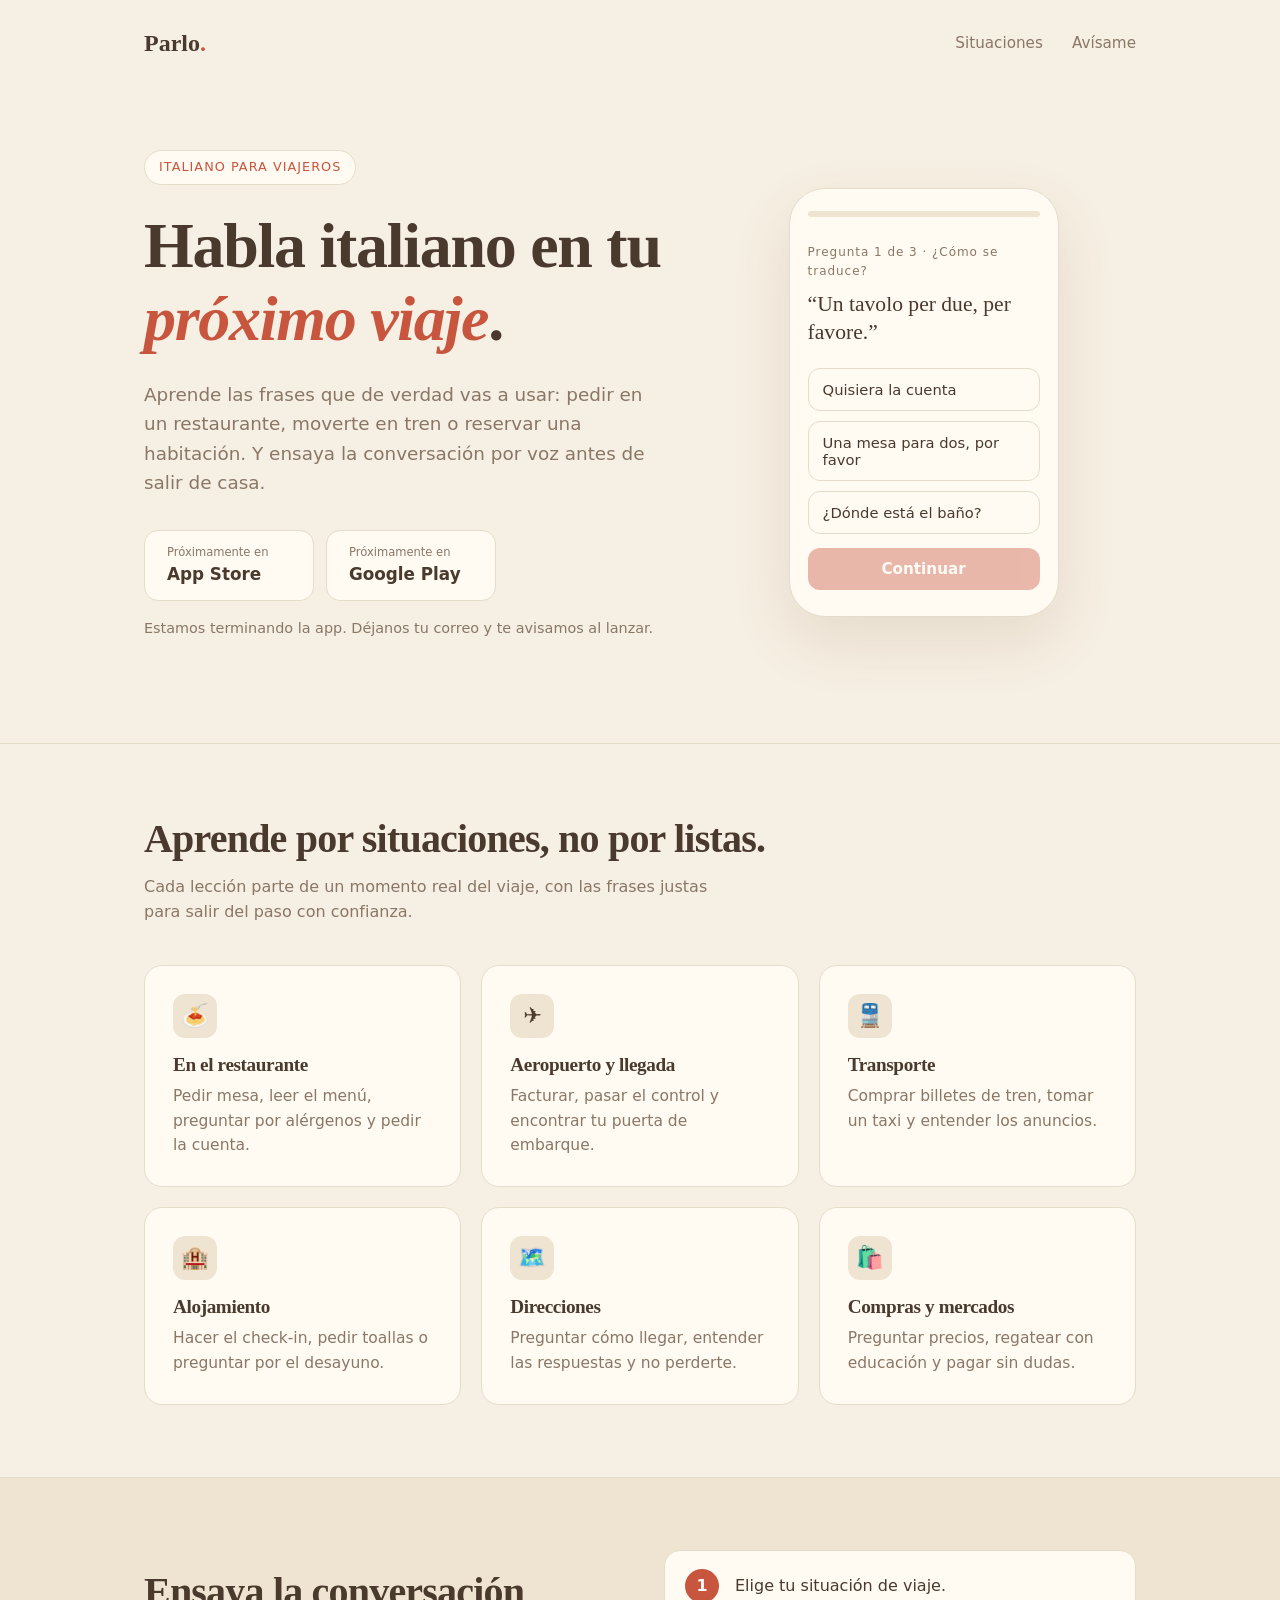
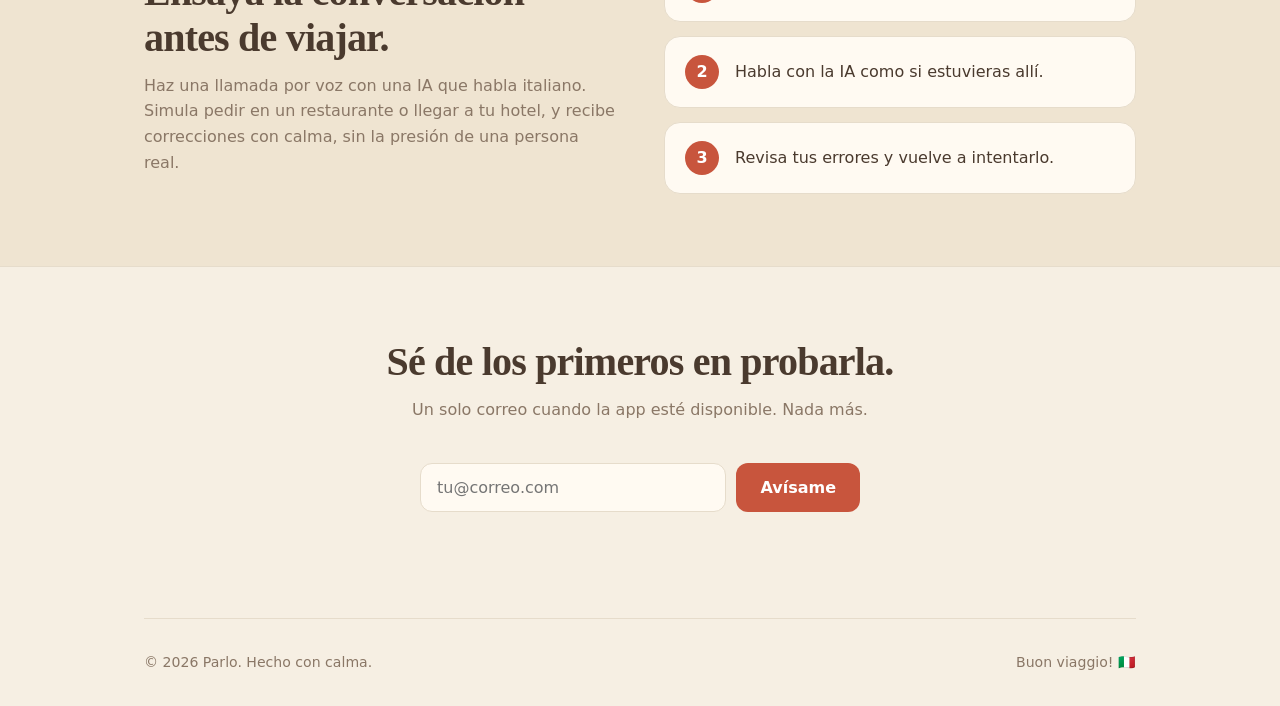
<file: index.html>
<!DOCTYPE html>
<html lang="es">
<head>
<meta charset="UTF-8">
<meta name="viewport" content="width=device-width, initial-scale=1">
<title>Parlo – Italiano para tu próximo viaje</title>
<link rel="stylesheet" href="style.css">
 <link rel="icon" href="MEDIA/Logo (png)" type="image/x-icon">
</head>
<body>

<div class="wrap">
  <nav>
    <a class="logo" href="#">Parlo<span>.</span></a>
    <div>
      <a class="link" href="#situaciones">Situaciones</a>
      <a class="link" href="#avisame">Avísame</a>
    </div>
  </nav>

  <header class="hero">
    <div>
      <span class="tag">Italiano para viajeros</span>
      <h1>Habla italiano en tu <em>próximo viaje</em>.</h1>
      <p class="lead">Aprende las frases que de verdad vas a usar: pedir en un restaurante, moverte en tren o reservar una habitación. Y ensaya la conversación por voz antes de salir de casa.</p>
      <div class="stores">
        <a class="store"><small>Próximamente en</small><strong>App Store</strong></a>
        <a class="store"><small>Próximamente en</small><strong>Google Play</strong></a>
      </div>
      <p class="soon">Estamos terminando la app. Déjanos tu correo y te avisamos al lanzar.</p>
    </div>

    <!-- Test interactivo -->
    <div class="phone" id="quiz">
      <div class="bar"><i id="progress"></i></div>
      <div id="quizBody"></div>
    </div>
  </header>
</div>

<section id="situaciones">
  <div class="wrap">
    <h2>Aprende por situaciones, no por listas.</h2>
    <p class="sub">Cada lección parte de un momento real del viaje, con las frases justas para salir del paso con confianza.</p>
    <div class="grid">
      <div class="card"><div class="ico">🍝</div><h3>En el restaurante</h3><p>Pedir mesa, leer el menú, preguntar por alérgenos y pedir la cuenta.</p></div>
      <div class="card"><div class="ico">✈️</div><h3>Aeropuerto y llegada</h3><p>Facturar, pasar el control y encontrar tu puerta de embarque.</p></div>
      <div class="card"><div class="ico">🚆</div><h3>Transporte</h3><p>Comprar billetes de tren, tomar un taxi y entender los anuncios.</p></div>
      <div class="card"><div class="ico">🏨</div><h3>Alojamiento</h3><p>Hacer el check-in, pedir toallas o preguntar por el desayuno.</p></div>
      <div class="card"><div class="ico">🗺️</div><h3>Direcciones</h3><p>Preguntar cómo llegar, entender las respuestas y no perderte.</p></div>
      <div class="card"><div class="ico">🛍️</div><h3>Compras y mercados</h3><p>Preguntar precios, regatear con educación y pagar sin dudas.</p></div>
    </div>
  </div>
</section>

<section id="ia">
  <div class="wrap two">
    <div>
      <h2>Ensaya la conversación antes de viajar.</h2>
      <p class="sub">Haz una llamada por voz con una IA que habla italiano. Simula pedir en un restaurante o llegar a tu hotel, y recibe correcciones con calma, sin la presión de una persona real.</p>
    </div>
    <div class="steps">
      <div class="step"><b>1</b><span>Elige tu situación de viaje.</span></div>
      <div class="step"><b>2</b><span>Habla con la IA como si estuvieras allí.</span></div>
      <div class="step"><b>3</b><span>Revisa tus errores y vuelve a intentarlo.</span></div>
    </div>
  </div>
</section>

<section id="avisame" class="cta">
  <div class="wrap">
    <h2>Sé de los primeros en probarla.</h2>
    <p class="sub">Un solo correo cuando la app esté disponible. Nada más.</p>
    <div class="mail">
      <input id="email" type="email" placeholder="tu@correo.com" aria-label="Correo electrónico">
      <button id="send" type="button">Avísame</button>
    </div>
    <div id="msg"></div>
  </div>
</section>

<div class="wrap">
  <footer>
    <span>© 2026 Parlo. Hecho con calma.</span>
    <span>Buon viaggio! 🇮🇹</span>
  </footer>
</div>

<script>
/* ---------- Formulario de correo ---------- */
document.getElementById('send').addEventListener('click', function () {
  var v = document.getElementById('email').value.trim();
  var m = document.getElementById('msg');
  if (!/^[^@\s]+@[^@\s]+\.[^@\s]+$/.test(v)) {
    m.textContent = 'Introduce un correo válido.';
    return;
  }
  m.textContent = '¡Gracias! Te avisaremos pronto.';
});

/* ---------- Test de italiano ---------- */
// Frase en italiano, opciones y posición de la correcta (0, 1 o 2)
var preguntas = [
  {
    frase: "Un tavolo per due, per favore.",
    opciones: ["Quisiera la cuenta", "Una mesa para dos, por favor", "¿Dónde está el baño?"],
    correcta: 1
  },
  {
    frase: "Dov’è la stazione?",
    opciones: ["¿Dónde está la estación?", "¿Cuánto cuesta el billete?", "¿A qué hora sale el tren?"],
    correcta: 0
  },
  {
    frase: "Il conto, per favore.",
    opciones: ["Quiero un café", "La cuenta, por favor", "Tengo una reserva"],
    correcta: 1
  }
];

var actual = 0;        // pregunta en la que vamos
var aciertos = 0;      // respuestas correctas
var respondida = false;

var cuerpo = document.getElementById('quizBody');
var progreso = document.getElementById('progress');

function mostrarPregunta() {
  var p = preguntas[actual];
  respondida = false;
  progreso.style.width = (actual / preguntas.length * 100) + '%';

  var html = '<div class="q">Pregunta ' + (actual + 1) + ' de ' + preguntas.length + ' · ¿Cómo se traduce?</div>';
  html += '<div class="word">“' + p.frase + '”</div>';
  for (var i = 0; i < p.opciones.length; i++) {
    html += '<button class="opt" data-i="' + i + '">' + p.opciones[i] + '</button>';
  }
  html += '<button class="btn" id="siguiente" disabled>Continuar</button>';
  cuerpo.innerHTML = html;

  var botones = cuerpo.querySelectorAll('.opt');
  botones.forEach(function (b) {
    b.addEventListener('click', function () {
      responder(Number(b.dataset.i), botones);
    });
  });
  document.getElementById('siguiente').addEventListener('click', siguiente);
}

function responder(elegida, botones) {
  if (respondida) return;
  respondida = true;

  var correcta = preguntas[actual].correcta;
  if (elegida === correcta) aciertos++;

  botones.forEach(function (b, idx) {
    b.disabled = true;
    if (idx === correcta) b.classList.add('ok');
    else if (idx === elegida) b.classList.add('no');
  });

  var sig = document.getElementById('siguiente');
  sig.disabled = false;
  sig.textContent = (actual === preguntas.length - 1) ? 'Ver resultado' : 'Continuar';
}

function siguiente() {
  actual++;
  if (actual < preguntas.length) mostrarPregunta();
  else mostrarResultado();
}

function mostrarResultado() {
  progreso.style.width = '100%';
  var mensaje = aciertos === 3 ? '¡Perfecto! Ya sabes sobrevivir en Italia.'
              : aciertos === 2 ? '¡Muy bien! Casi lo tienes.'
              : 'Buen comienzo. Con práctica irá mejorando.';

  cuerpo.innerHTML =
    '<div class="q">Tu resultado</div>' +
    '<div class="score">' + aciertos + ' / ' + preguntas.length + '</div>' +
    '<p class="resmsg">' + mensaje + '</p>' +
    '<div class="promo"><strong>¿Quieres seguir practicando?</strong>' +
    '<span>Descarga la app para acceder a más lecciones y a las llamadas con IA.</span></div>' +
    '<a class="btn" href="#avisame">Avísame del lanzamiento</a>' +
    '<button class="repetir" id="repetir">Repetir test</button>';

  document.getElementById('repetir').addEventListener('click', function () {
    actual = 0;
    aciertos = 0;
    mostrarPregunta();
  });
}

mostrarPregunta(); // arranca el test al cargar la página
</script>
</body>
</html>
</file>
<file: style.css>
:root{
  --bg:#f6efe3;
  --surface:#fffaf2;
  --ink:#4a3a2e;
  --muted:#8a7766;
  --accent:#c8553d;
  --accent-ink:#ffffff;
  --line:#e6dccb;
  --soft:#efe4d1;
}
*,*::before,*::after{box-sizing:border-box}
html{scroll-behavior:smooth}
body{
  margin:0;background:var(--bg);color:var(--ink);
  font-family:system-ui,-apple-system,"Segoe UI",Roboto,sans-serif;line-height:1.6;
}
.wrap{max-width:1040px;margin:0 auto;padding:0 24px}
h1,h2,h3{font-family:Georgia,"Times New Roman",serif;font-weight:600;letter-spacing:-.02em;line-height:1.15;margin:0}

/* Navegación */
nav{display:flex;justify-content:space-between;align-items:center;padding:24px 0}
.logo{font-family:Georgia,serif;font-size:1.5rem;font-weight:700;color:var(--ink);text-decoration:none}
.logo span{color:var(--accent)}
nav a.link{color:var(--muted);text-decoration:none;font-size:.95rem;margin-left:24px}
nav a.link:hover{color:var(--accent)}

/* Cabecera */
.hero{display:grid;grid-template-columns:1.1fr .9fr;gap:48px;align-items:center;padding:64px 0 88px}
.tag{
  display:inline-block;font-size:.8rem;letter-spacing:.08em;text-transform:uppercase;color:var(--accent);
  border:1px solid var(--line);background:var(--surface);padding:6px 14px;border-radius:999px;margin-bottom:24px;
}
.hero h1{font-size:clamp(2.4rem,5.5vw,4rem)}
.hero h1 em{color:var(--accent);font-style:italic}
.hero p.lead{font-size:1.15rem;color:var(--muted);max-width:46ch;margin:24px 0 32px}
.stores{display:flex;gap:12px;flex-wrap:wrap}
.store{
  display:flex;flex-direction:column;padding:12px 22px;border-radius:14px;border:1px solid var(--line);
  background:var(--surface);color:var(--ink);min-width:170px;cursor:not-allowed;
}
.store small{font-size:.72rem;color:var(--muted)}
.store strong{font-size:1.05rem}
.soon{margin-top:16px;font-size:.9rem;color:var(--muted)}

/* Maqueta de móvil */
.phone{
  justify-self:center;width:270px;border:1px solid var(--line);border-radius:36px;background:var(--surface);
  padding:22px 18px 26px;box-shadow:0 24px 60px rgba(120,80,40,.12);
}
.bar{height:6px;background:var(--soft);border-radius:99px;overflow:hidden;margin-bottom:26px}
.bar i{display:block;height:100%;width:40%;background:var(--accent);border-radius:99px}
.phone .q{font-size:.75rem;color:var(--muted);letter-spacing:.08em}
.phone .word{font-family:Georgia,serif;font-size:1.35rem;line-height:1.3;margin:8px 0 22px}
.opt{border:1px solid var(--line);border-radius:12px;padding:12px 14px;margin-bottom:10px;font-size:.92rem}
.opt.ok{border-color:var(--accent);background:var(--soft)}
.btn{
  margin-top:14px;text-align:center;background:var(--accent);color:var(--accent-ink);
  padding:12px;border-radius:12px;font-weight:600;font-size:.95rem;
}

/* Secciones */
section{padding:72px 0;border-top:1px solid var(--line)}
section h2{font-size:clamp(1.8rem,3.5vw,2.5rem);margin-bottom:12px}
section p.sub{color:var(--muted);max-width:56ch;margin:0 0 40px}
.grid{display:grid;grid-template-columns:repeat(3,1fr);gap:20px}
.card{background:var(--surface);border:1px solid var(--line);border-radius:18px;padding:28px}
.card .ico{
  display:inline-flex;width:44px;height:44px;border-radius:12px;align-items:center;justify-content:center;
  background:var(--soft);font-size:1.4rem;margin-bottom:16px;
}
.card h3{font-size:1.2rem;margin-bottom:8px}
.card p{margin:0;color:var(--muted);font-size:.97rem}

/* Llamadas con IA */
#ia{background:var(--soft)}
.two{display:grid;grid-template-columns:1fr 1fr;gap:48px;align-items:center}
#ia p.sub{margin-bottom:0}
.steps{display:flex;flex-direction:column;gap:14px}
.step{
  display:flex;gap:16px;align-items:center;background:var(--surface);
  border:1px solid var(--line);border-radius:16px;padding:18px 20px;
}
.step b{
  flex:none;width:34px;height:34px;border-radius:50%;background:var(--accent);color:var(--accent-ink);
  display:flex;align-items:center;justify-content:center;
}

/* Lista de espera */
.cta{text-align:center}
.cta .sub{margin-left:auto;margin-right:auto}
.mail{display:flex;gap:10px;max-width:440px;margin:0 auto;flex-wrap:wrap;justify-content:center}
.mail input{
  flex:1 1 220px;padding:14px 16px;border-radius:12px;border:1px solid var(--line);
  background:var(--surface);color:var(--ink);font-size:1rem;font-family:inherit;
}
.mail input:focus{outline:2px solid var(--accent);outline-offset:1px}
.mail button{
  padding:14px 24px;border:0;border-radius:12px;background:var(--accent);color:var(--accent-ink);
  font-weight:600;font-size:1rem;cursor:pointer;font-family:inherit;
}
.mail button:hover{filter:brightness(1.05)}
#msg{margin-top:14px;color:var(--muted);font-size:.92rem;min-height:1.4em}

footer{
  border-top:1px solid var(--line);padding:32px 0;color:var(--muted);font-size:.88rem;
  display:flex;justify-content:space-between;flex-wrap:wrap;gap:12px;
}
.opt{
  display:block;width:100%;text-align:left;background:transparent;
  color:var(--ink);font-family:inherit;cursor:pointer;
}
.opt:hover:not(:disabled){border-color:var(--accent)}
.opt:disabled{color:var(--ink);cursor:default}
.opt.no{opacity:.5;text-decoration:line-through}

.btn{
  display:block;width:100%;border:0;font-family:inherit;
  cursor:pointer;text-decoration:none;
}
.btn:disabled{opacity:.4;cursor:not-allowed}

.score{font-family:Georgia,serif;font-size:2.6rem;margin:8px 0 4px}
.resmsg{color:var(--muted);font-size:.92rem;margin:0 0 16px}
.promo{
  background:var(--soft);border:1px solid var(--line);border-radius:14px;
  padding:14px;font-size:.9rem;line-height:1.4;
}
.promo strong{display:block;font-family:Georgia,serif;font-size:1.05rem;margin-bottom:4px}
.promo span{color:var(--muted)}
.repetir{
  display:block;width:100%;margin-top:10px;background:none;border:0;
  color:var(--muted);font-family:inherit;font-size:.88rem;cursor:pointer;text-decoration:underline;
}
/* Móvil */
@media (max-width:820px){
  .hero{grid-template-columns:1fr;padding:32px 0 56px}
  .grid{grid-template-columns:1fr}
  .two{grid-template-columns:1fr;gap:32px}
  nav a.link{display:none}
}
</file>
